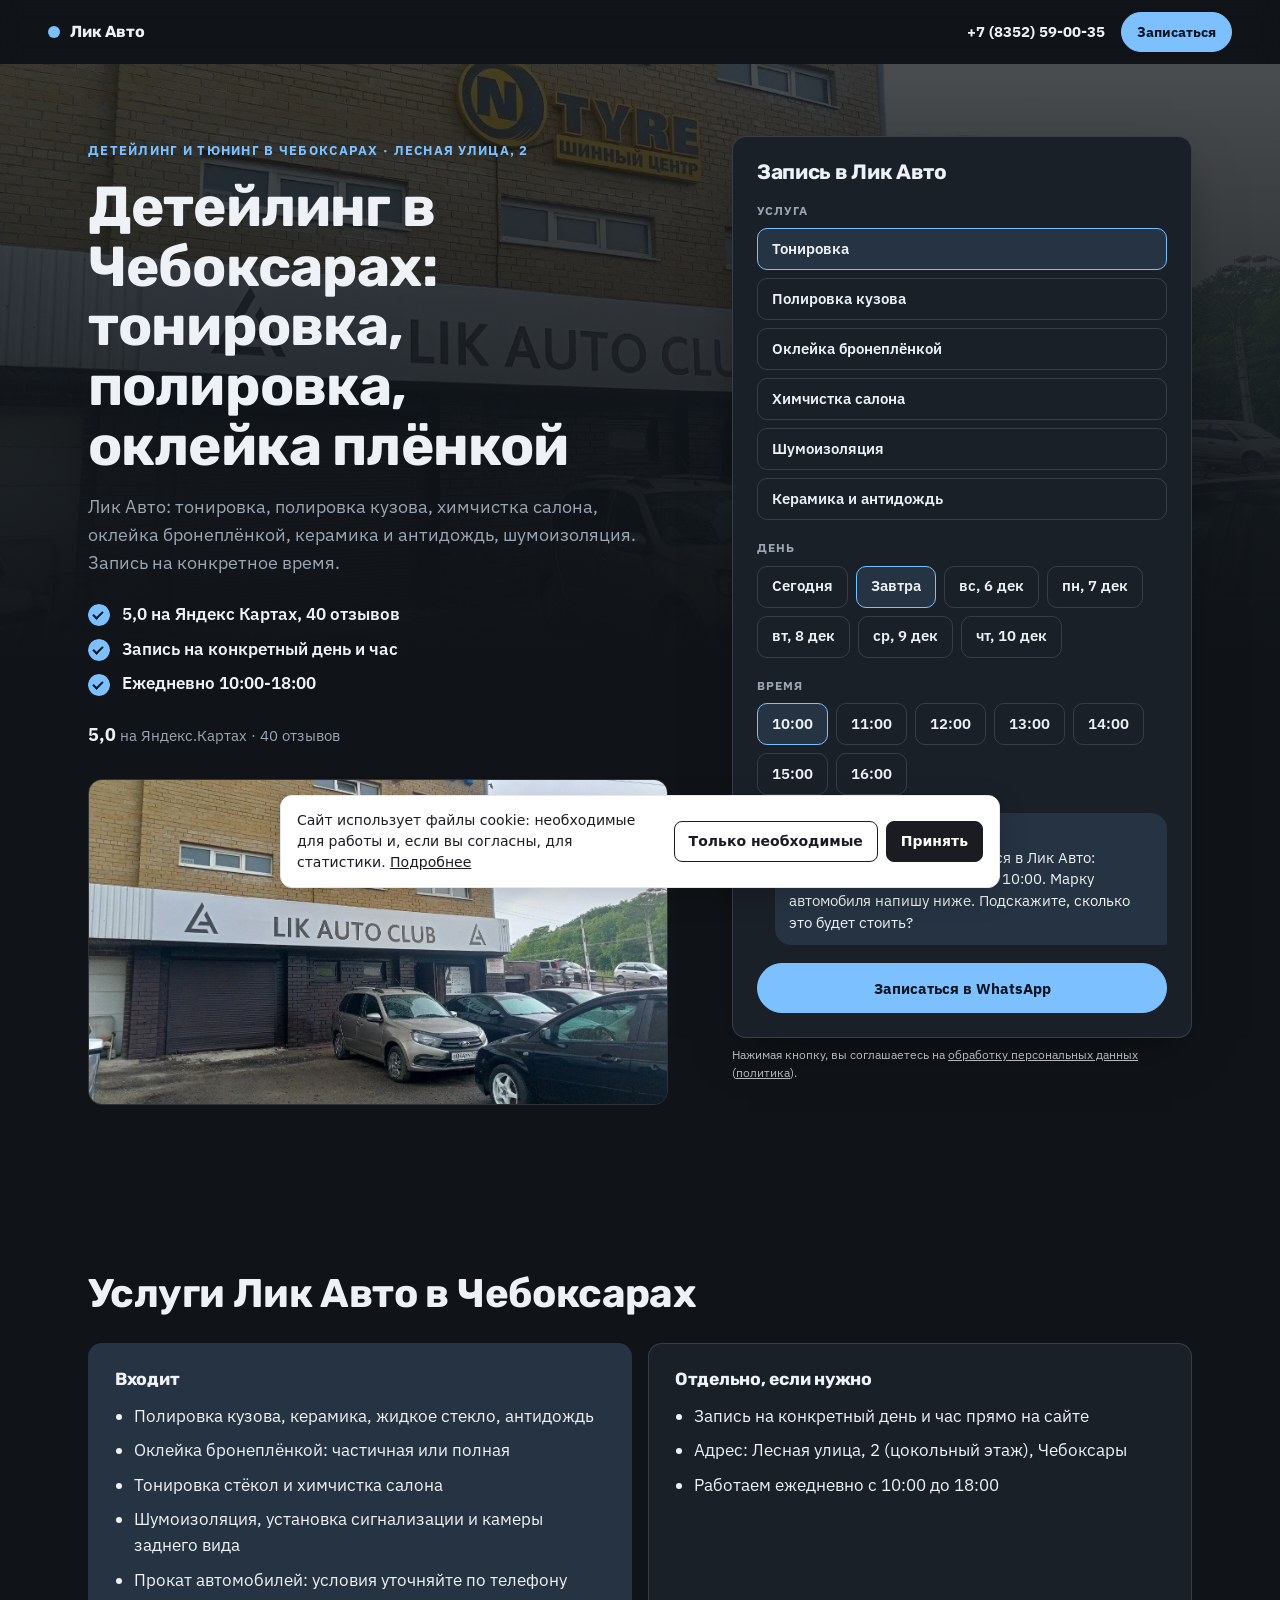
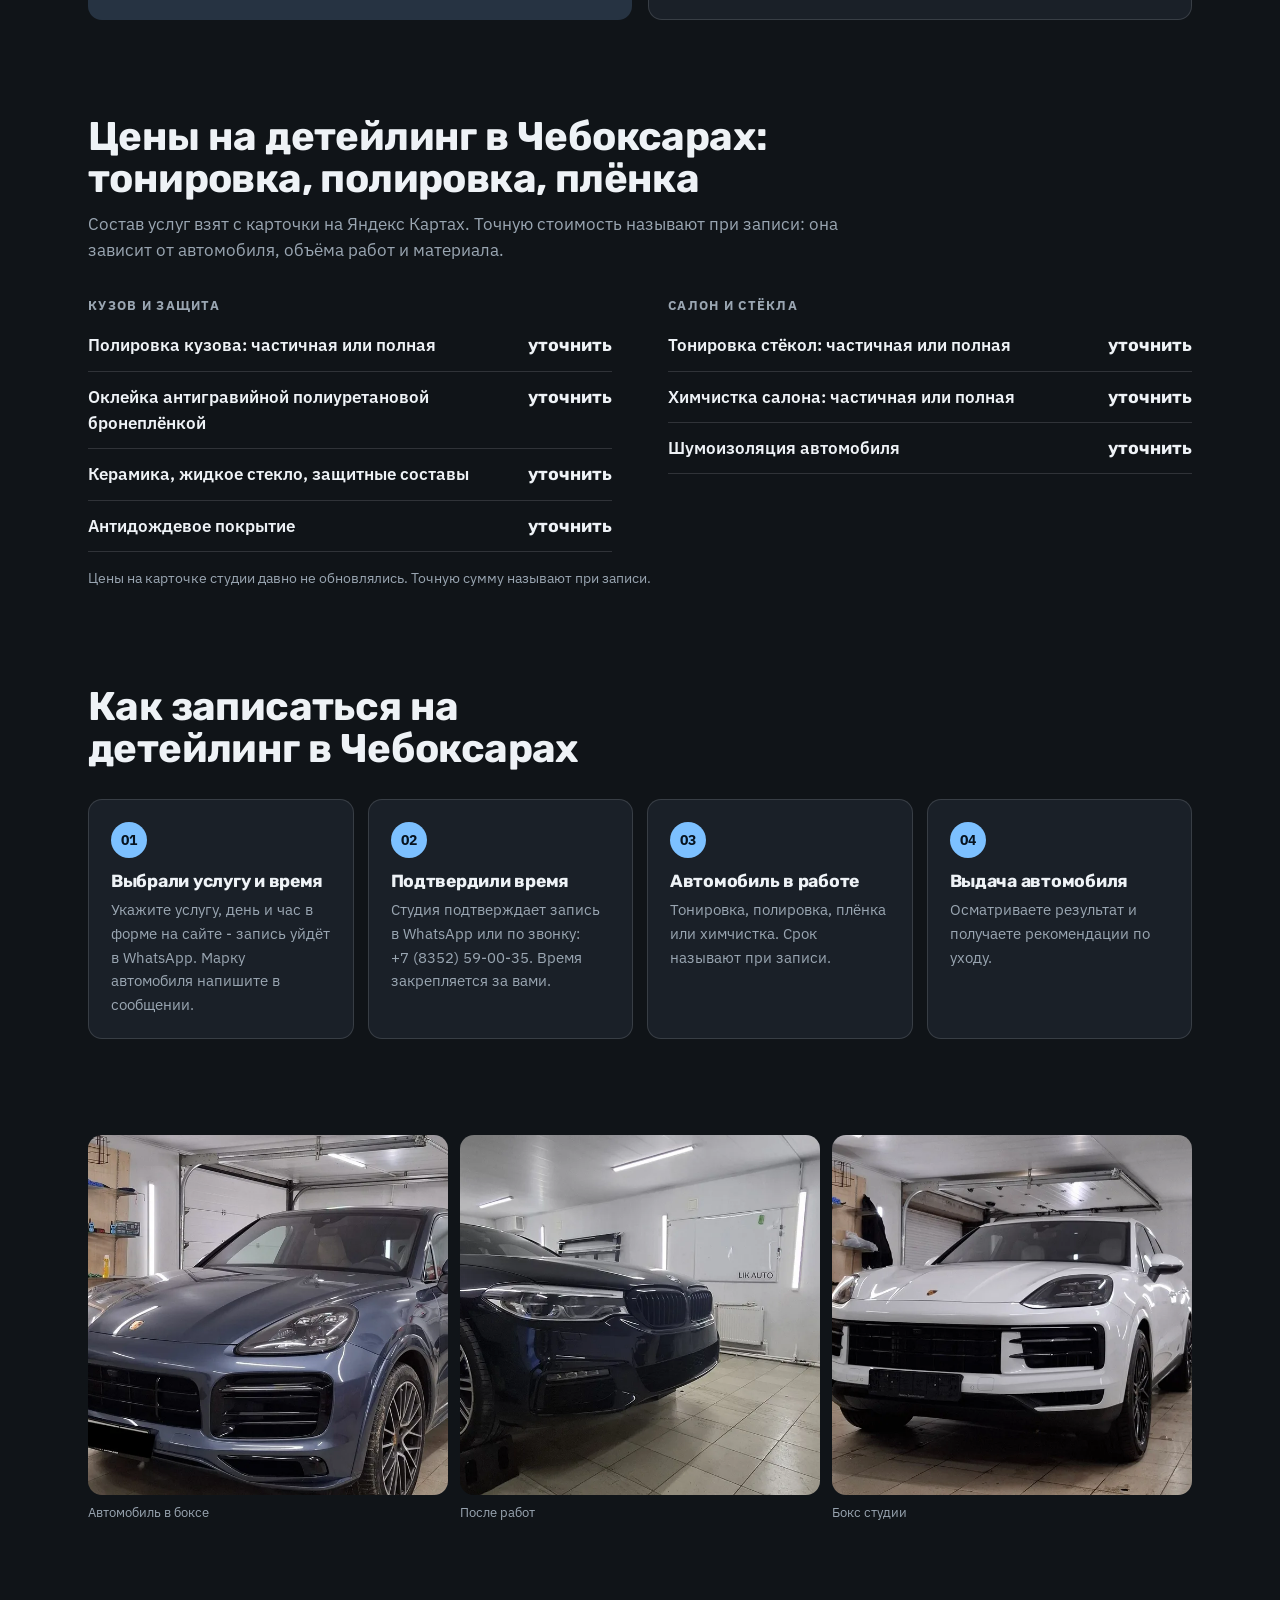
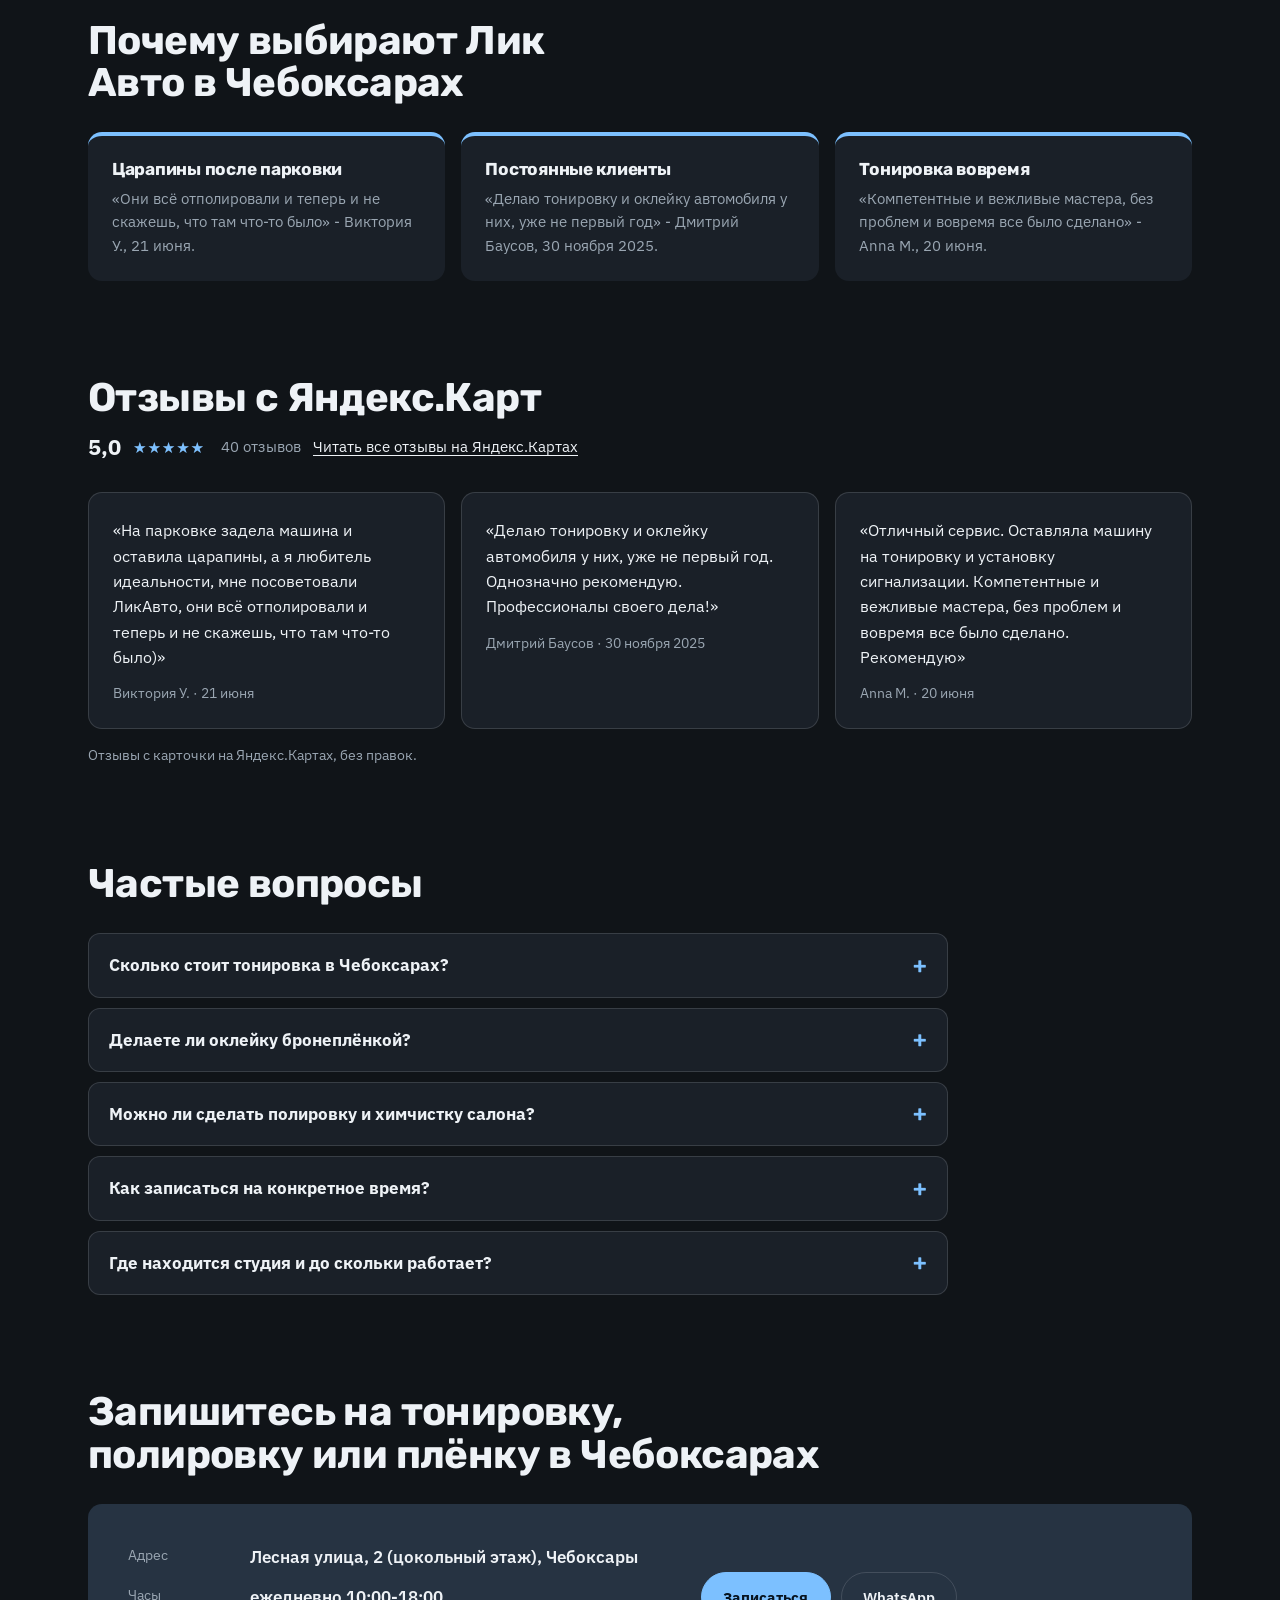
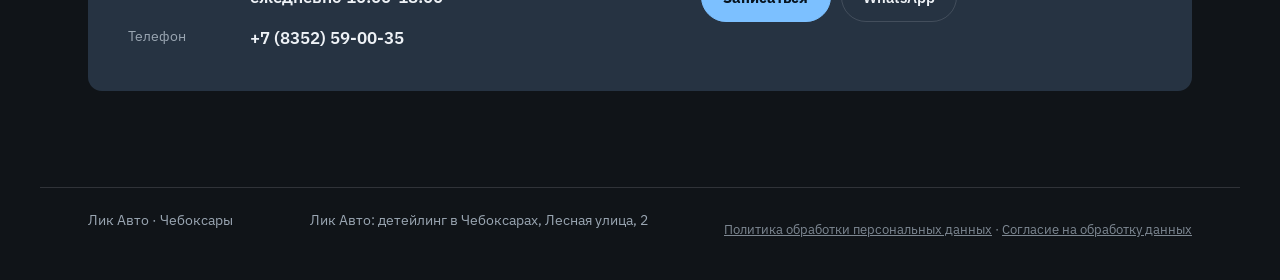
<file: index.html>
<!doctype html>
<html lang="ru">
<head>
<meta charset="utf-8">
<meta name="robots" content="noindex, nofollow" data-publish>
<meta name="viewport" content="width=device-width, initial-scale=1, viewport-fit=cover">
<title>Детейлинг в Чебоксарах: тонировка, полировка, плёнка - Лик Авто</title>
<link rel="canonical" href="https://ajax55sv-cell.github.io/lik-avto-cheboksary/">
<meta name="description" content="Лик Авто в Чебоксарах, Лесная улица, 2: тонировка, полировка кузова, химчистка салона, оклейка бронеплёнкой, шумоизоляция. Запись на время. 5,0 на Яндекс Картах, 40 отзывов.">
<meta property="og:type" content="website">
<meta property="og:title" content="Детейлинг в Чебоксарах: тонировка, полировка, плёнка - Лик Авто">
<meta property="og:description" content="Лик Авто в Чебоксарах, Лесная улица, 2: тонировка, полировка кузова, химчистка салона, оклейка бронеплёнкой, шумоизоляция. Запись на время. 5,0 на Яндекс Картах, 40 отзывов.">
<meta property="og:image" content="https://ajax55sv-cell.github.io/lik-avto-cheboksary/assets/og.jpg">
<link rel="preload" as="image" href="assets/hero.webp" fetchpriority="high">
<link rel="icon" href="data:image/svg+xml,%3Csvg xmlns=%27http://www.w3.org/2000/svg%27 viewBox=%270 0 32 32%27%3E%3Crect x=%276%27 y=%276%27 width=%2720%27 height=%2720%27 rx=%275%27 fill=%27%237cc0ff%27/%3E%3C/svg%3E">
<link rel="preconnect" href="https://fonts.googleapis.com">
<link rel="preconnect" href="https://fonts.gstatic.com" crossorigin>
<link href="https://fonts.googleapis.com/css2?family=Rubik:wght@600;700&family=IBM+Plex+Sans:wght@400;500;600&display=swap" rel="stylesheet">
<style>
:root { --c-canvas: #101418; --c-surface: #1a2028; --c-ink: #eef2f6; --c-ink-soft: #9aa6b2; --c-accent: #7cc0ff; --c-accent-ink: #07131f; --c-accent-deep: #7cc0ff; --f-display: "Rubik", "Arial", system-ui, sans-serif; --f-text: "IBM Plex Sans", "Segoe UI", system-ui, sans-serif; --h1k: 1; }
</style>
<link rel="stylesheet" href="style-prod.css">
<style>
/* legal-add */
.legal-links{margin-top:10px;font-size:13px;opacity:.8;hyphens:none}
.legal-links a{color:inherit}
.ckn{margin:8px 0 0;font-size:12px;line-height:1.45;opacity:.75;hyphens:none}
.ckn a{color:inherit;text-decoration:underline}
.ckb{position:fixed;left:12px;right:12px;bottom:12px;z-index:9999;max-width:720px;margin:0 auto;padding:14px 16px;background:#fff;color:#1b1c22;border:1px solid #e7e8ee;border-radius:12px;box-shadow:0 8px 28px rgba(0,0,0,.18);font:400 14px/1.5 system-ui,-apple-system,"Segoe UI",Arial,sans-serif;hyphens:none;display:flex;gap:12px;align-items:center;flex-wrap:wrap}
.ckb p{margin:0;flex:1 1 280px}
.ckb a{color:inherit;text-decoration:underline}
.ckb__b{display:flex;gap:8px;flex-wrap:wrap}
.ckb button{font:inherit;font-weight:600;padding:9px 14px;border-radius:8px;border:1px solid #1b1c22;background:#fff;color:#1b1c22;cursor:pointer}
.ckb button[data-v="all"]{background:#1b1c22;color:#fff}
</style>
</head>
<body class="s-prod" id="top" data-wa="79876608858" data-tg="" data-max="">
<header class="s-bar" data-s-bar>
  <a class="s-bar__brand" href="#top"><i aria-hidden="true"></i>Лик Авто</a>
  <div class="s-bar__right">
    <a class="s-bar__tel" href="tel:+78352590035">+7 (8352) 59-00-35</a>
    <a class="s-btn s-btn--sm" href="#widget">Записаться</a>
  </div>
</header>
<main>
  <section class="s-hero">
    <div class="s-hero__text">
      <p class="s-eyebrow">Детейлинг и тюнинг в Чебоксарах · Лесная улица, 2</p>
      <h1>Детейлинг в Чебоксарах: тонировка, полировка, оклейка плёнкой</h1>
      <p class="s-lead">Лик Авто: тонировка, полировка кузова, химчистка салона, оклейка бронеплёнкой, керамика и антидождь, шумоизоляция. Запись на конкретное время.</p>
      <ul class="s-ticks"><li>5,0 на Яндекс Картах, 40 отзывов</li><li>Запись на конкретный день и час</li><li>Ежедневно 10:00-18:00</li></ul>
      <p class="s-rating"><b>5,0</b> на Яндекс.Картах · 40 отзывов</p>
      <figure class="s-hero__photo"><img class="" src="assets/hero.webp" alt="Вход в студию Лик Авто на Лесной улице в Чебоксарах" loading="lazy" decoding="async" style="object-position:50% 50%"></figure>
    </div>
    <div class="s-hero__widget" id="widget"><form class="s-widget" data-s-booking data-days="7" data-closed="" data-slots="10:00,11:00,12:00,13:00,14:00,15:00,16:00" data-message="Здравствуйте! Хочу записаться в Лик Авто: {услуга}, {день} в {время}. Марку автомобиля напишу ниже. Подскажите, сколько это будет стоить?" onsubmit="return false">
      <h2 class="s-widget__title">Запись в Лик Авто</h2>
      <fieldset><legend>Услуга</legend>
        <div class="s-chips s-chips--col"><label class="s-chip s-chip--row"><input type="radio" name="svc" value="0" data-name="Тонировка" data-price="" data-from="" data-min="" checked><span>Тонировка</span><b></b></label><label class="s-chip s-chip--row"><input type="radio" name="svc" value="1" data-name="Полировка кузова" data-price="" data-from="" data-min=""><span>Полировка кузова</span><b></b></label><label class="s-chip s-chip--row"><input type="radio" name="svc" value="2" data-name="Оклейка бронеплёнкой" data-price="" data-from="" data-min=""><span>Оклейка бронеплёнкой</span><b></b></label><label class="s-chip s-chip--row"><input type="radio" name="svc" value="3" data-name="Химчистка салона" data-price="" data-from="" data-min=""><span>Химчистка салона</span><b></b></label><label class="s-chip s-chip--row"><input type="radio" name="svc" value="4" data-name="Шумоизоляция" data-price="" data-from="" data-min=""><span>Шумоизоляция</span><b></b></label><label class="s-chip s-chip--row"><input type="radio" name="svc" value="5" data-name="Керамика и антидождь" data-price="" data-from="" data-min=""><span>Керамика и антидождь</span><b></b></label></div>
      </fieldset>
      <fieldset><legend>День</legend><div class="s-chips" data-s-days></div></fieldset>
      <fieldset><legend>Время</legend><div class="s-chips" data-s-times></div></fieldset>
      <div class="s-bubble" aria-live="polite"><span class="s-bubble__label">Ваше сообщение</span><p data-s-bubble></p></div>
      <div class="s-send">
        <a class="s-btn s-btn--wide" data-s-msg="whatsapp" href="https://wa.me/79876608858" target="_blank" rel="noopener">Записаться в WhatsApp</a>
        
      </div>
      <p class="s-send__note" data-s-copied hidden>Текст скопирован - вставьте его в чат.</p>
      
    </form><p class="ckn">Нажимая кнопку, вы соглашаетесь на <a href="soglasie.html">обработку персональных данных</a> (<a href="politika.html">политика</a>).</p></div>
    <figure class="s-hero__bg" aria-hidden="true"><img class="" src="assets/hero.webp" alt="Вход в студию Лик Авто на Лесной улице в Чебоксарах" decoding="async" style="object-position:50% 50%" fetchpriority="high"></figure>
  </section>

  <section class="s-section s-reveal">
    <header class="s-section__head"><h2>Услуги Лик Авто в Чебоксарах</h2></header>
    <div class="s-incl">
      <div><h3>Входит</h3><ul><li>Полировка кузова, керамика, жидкое стекло, антидождь</li><li>Оклейка бронеплёнкой: частичная или полная</li><li>Тонировка стёкол и химчистка салона</li><li>Шумоизоляция, установка сигнализации и камеры заднего вида</li><li>Прокат автомобилей: условия уточняйте по телефону</li></ul></div>
      <div><h3>Отдельно, если нужно</h3><ul><li>Запись на конкретный день и час прямо на сайте</li><li>Адрес: Лесная улица, 2 (цокольный этаж), Чебоксары</li><li>Работаем ежедневно с 10:00 до 18:00</li></ul></div>
    </div>
  </section>

  <section class="s-section s-reveal" id="prices">
    <header class="s-section__head"><h2>Цены на детейлинг в Чебоксарах: тонировка, полировка, плёнка</h2><p>Состав услуг взят с карточки на Яндекс Картах. Точную стоимость называют при записи: она зависит от автомобиля, объёма работ и материала.</p></header>
    <div class="s-board"><div class="s-board__group">
      <h3 class="s-board__title">Кузов и защита</h3>
      <ul class="s-board__list">
        <li class="s-board__row"><span class="s-board__name">Полировка кузова: частичная или полная</span><span class="s-board__dots" aria-hidden="true"></span><span class="s-board__price">уточнить</span></li>
        <li class="s-board__row"><span class="s-board__name">Оклейка антигравийной полиуретановой бронеплёнкой</span><span class="s-board__dots" aria-hidden="true"></span><span class="s-board__price">уточнить</span></li>
        <li class="s-board__row"><span class="s-board__name">Керамика, жидкое стекло, защитные составы</span><span class="s-board__dots" aria-hidden="true"></span><span class="s-board__price">уточнить</span></li>
        <li class="s-board__row"><span class="s-board__name">Антидождевое покрытие</span><span class="s-board__dots" aria-hidden="true"></span><span class="s-board__price">уточнить</span></li>
      </ul>
    </div>
<div class="s-board__group">
      <h3 class="s-board__title">Салон и стёкла</h3>
      <ul class="s-board__list">
        <li class="s-board__row"><span class="s-board__name">Тонировка стёкол: частичная или полная</span><span class="s-board__dots" aria-hidden="true"></span><span class="s-board__price">уточнить</span></li>
        <li class="s-board__row"><span class="s-board__name">Химчистка салона: частичная или полная</span><span class="s-board__dots" aria-hidden="true"></span><span class="s-board__price">уточнить</span></li>
        <li class="s-board__row"><span class="s-board__name">Шумоизоляция автомобиля</span><span class="s-board__dots" aria-hidden="true"></span><span class="s-board__price">уточнить</span></li>
      </ul>
    </div></div>
    <p class="s-note">Цены на карточке студии давно не обновлялись. Точную сумму называют при записи.</p>
  </section>

  <section class="s-section s-reveal">
    <header class="s-section__head"><h2>Как записаться на детейлинг в Чебоксарах</h2></header>
    <ol class="s-steps">
      <li class="s-steps__item"><span class="s-steps__n">01</span><h3>Выбрали услугу и время</h3><p>Укажите услугу, день и час в форме на сайте - запись уйдёт в WhatsApp. Марку автомобиля напишите в сообщении.</p></li>
      <li class="s-steps__item"><span class="s-steps__n">02</span><h3>Подтвердили время</h3><p>Студия подтверждает запись в WhatsApp или по звонку: +7 (8352) 59-00-35. Время закрепляется за вами.</p></li>
      <li class="s-steps__item"><span class="s-steps__n">03</span><h3>Автомобиль в работе</h3><p>Тонировка, полировка, плёнка или химчистка. Срок называют при записи.</p></li>
      <li class="s-steps__item"><span class="s-steps__n">04</span><h3>Выдача автомобиля</h3><p>Осматриваете результат и получаете рекомендации по уходу.</p></li>
    </ol>
  </section>

  <section class="s-photos s-reveal" aria-label="Фото"><figure><img class="" src="assets/porsche.webp" alt="Серый Porsche Cayenne в боксе студии Лик Авто" loading="lazy" decoding="async"><figcaption>Автомобиль в боксе</figcaption></figure><figure><img class="" src="assets/bmw.webp" alt="Тёмный BMW в боксе студии Лик Авто в Чебоксарах" loading="lazy" decoding="async"><figcaption>После работ</figcaption></figure><figure><img class="" src="assets/beliy.webp" alt="Белый Porsche в боксе студии Лик Авто" loading="lazy" decoding="async"><figcaption>Бокс студии</figcaption></figure></section>

  <section class="s-section s-reveal">
    <header class="s-section__head"><h2>Почему выбирают Лик Авто в Чебоксарах</h2></header>
    <ul class="s-promises">
      <li><h3>Царапины после парковки</h3><p>«Они всё отполировали и теперь и не скажешь, что там <span class="nw">что-то</span> было» - Виктория У., 21 июня.</p></li>
      <li><h3>Постоянные клиенты</h3><p>«Делаю тонировку и оклейку автомобиля у них, уже не первый год» - Дмитрий Баусов, 30 ноября 2025.</p></li>
      <li><h3>Тонировка вовремя</h3><p>«Компетентные и вежливые мастера, без проблем и вовремя все было сделано» - Anna M., 20 июня.</p></li>
    </ul>
  </section>

  <section class="s-section s-reveal">
    <header class="s-section__head s-section__head--reviews"><h2>Отзывы с Яндекс.Карт</h2><p class="s-reviews__rating"><span class="s-reviews__num">5,0</span><span class="s-reviews__stars" style="--r: 5" aria-label="рейтинг 5,0 из 5"></span><span class="s-reviews__count">40 отзывов</span><a class="s-reviews__all" href="https://yandex.ru/maps/org/lik_avto/63055660643/" target="_blank" rel="noopener">Читать все отзывы на Яндекс.Картах</a></p></header>
    <ul class="s-reviews">
      <li><blockquote>«На парковке задела машина и оставила царапины, а я любитель идеальности, мне посоветовали ЛикАвто, они всё отполировали и теперь и не скажешь, что там <span class="nw">что-то</span> было)»</blockquote><p class="s-reviews__who">Виктория У. · 21 июня</p></li>
      <li><blockquote>«Делаю тонировку и оклейку автомобиля у них, уже не первый год. Однозначно рекомендую. Профессионалы своего дела!»</blockquote><p class="s-reviews__who">Дмитрий Баусов · 30 ноября 2025</p></li>
      <li><blockquote>«Отличный сервис. Оставляла машину на тонировку и установку сигнализации. Компетентные и вежливые мастера, без проблем и вовремя все было сделано. Рекомендую»</blockquote><p class="s-reviews__who">Anna M. · 20 июня</p></li>
    </ul>
    <p class="s-note">Отзывы с карточки на Яндекс.Картах, без правок.</p>
  </section>

  <section class="s-section s-reveal">
    <header class="s-section__head"><h2>Частые вопросы</h2></header>
    <div class="s-faq"><details><summary>Сколько стоит тонировка в Чебоксарах?</summary><p>Цена зависит от объёма работ, плёнки и светопропускаемости. На карточке студии она указана «от», точную сумму называют при записи.</p></details><details><summary>Делаете ли оклейку бронеплёнкой?</summary><p>Да, студия оклеивает автомобили антигравийной полиуретановой бронеплёнкой: частично или полностью.</p></details><details><summary>Можно ли сделать полировку и химчистку салона?</summary><p>Да, полировка кузова и химчистка салона, частичная или полная, есть в услугах студии.</p></details><details><summary>Как записаться на конкретное время?</summary><p>Выберите услугу, день и час в форме на сайте - запись откроется в WhatsApp. Можно позвонить: +7 (8352) 59-00-35.</p></details><details><summary>Где находится студия и до скольки работает?</summary><p>Адрес: Лесная улица, 2 (цокольный этаж), Чебоксары. Работаем ежедневно с 10:00 до 18:00.</p></details></div>
  </section>

  <section class="s-section s-final s-reveal" id="contacts">
    <header class="s-section__head"><h2>Запишитесь на тонировку, полировку или плёнку в Чебоксарах</h2></header>
    <div class="s-contacts">
      <dl>
        <div><dt>Адрес</dt><dd>Лесная улица, 2 (цокольный этаж), Чебоксары</dd></div>
        <div><dt>Часы</dt><dd>ежедневно 10:00-18:00</dd></div>
        <div><dt>Телефон</dt><dd><a href="tel:+78352590035">+7 (8352) 59-00-35</a></dd></div>
      </dl>
      <div class="s-contacts__actions">
        <a class="s-btn" href="#widget">Записаться</a>
        <a class="s-btn s-btn--ghost" data-s-msg="whatsapp" href="https://wa.me/79876608858" target="_blank" rel="noopener">WhatsApp</a>
        
      </div>
    </div>
  </section>
</main>
<footer class="s-foot"><p>Лик Авто · Чебоксары</p><p>Лик Авто: детейлинг в Чебоксарах, Лесная улица, 2</p><p class="legal-links"><a href="politika.html">Политика обработки персональных данных</a> · <a href="soglasie.html">Согласие на обработку данных</a></p></footer>
<nav class="s-dock" aria-label="Быстрая связь"><a class="s-btn" href="#widget">Записаться</a><a class="s-btn s-btn--ghost" href="tel:+78352590035">Позвонить</a></nav>
<script src="style.js" defer></script>
<script>
(function(){var K='cookie-choice';try{if(localStorage.getItem(K))return}catch(e){}
var b=document.createElement('div');b.className='ckb';b.setAttribute('role','dialog');b.setAttribute('aria-label','Файлы cookie');
b.innerHTML='<p>Сайт использует файлы cookie: необходимые для работы и, если вы согласны, для статистики. <a href="politika.html">Подробнее</a></p><div class="ckb__b"><button type="button" data-v="necessary">Только необходимые</button><button type="button" data-v="all">Принять</button></div>';
b.addEventListener('click',function(e){var v=e.target.getAttribute&&e.target.getAttribute('data-v');if(!v)return;try{localStorage.setItem(K,v)}catch(x){}try{document.dispatchEvent(new CustomEvent('cookie-choice',{detail:v}))}catch(x){}b.remove()});
document.body.appendChild(b)})();
</script>
<!-- legal-add -->
</body>
</html>
</file>
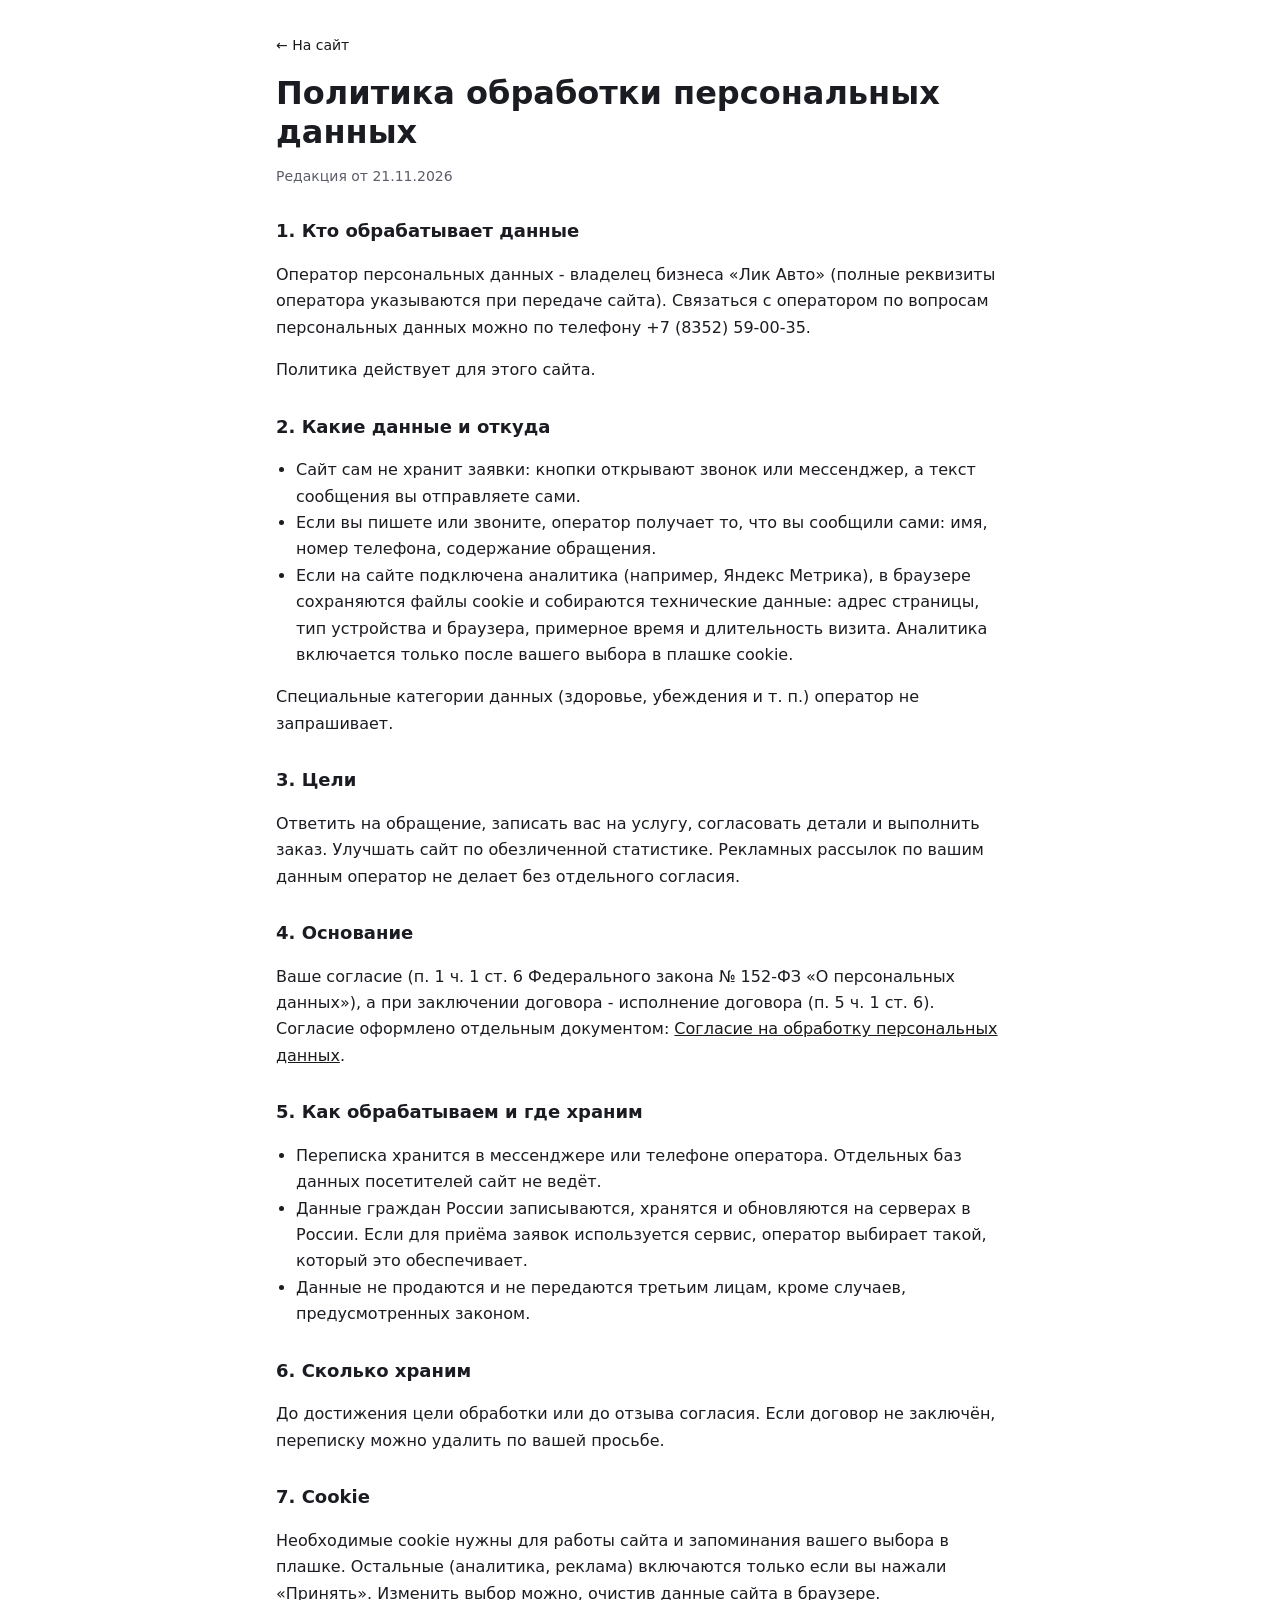
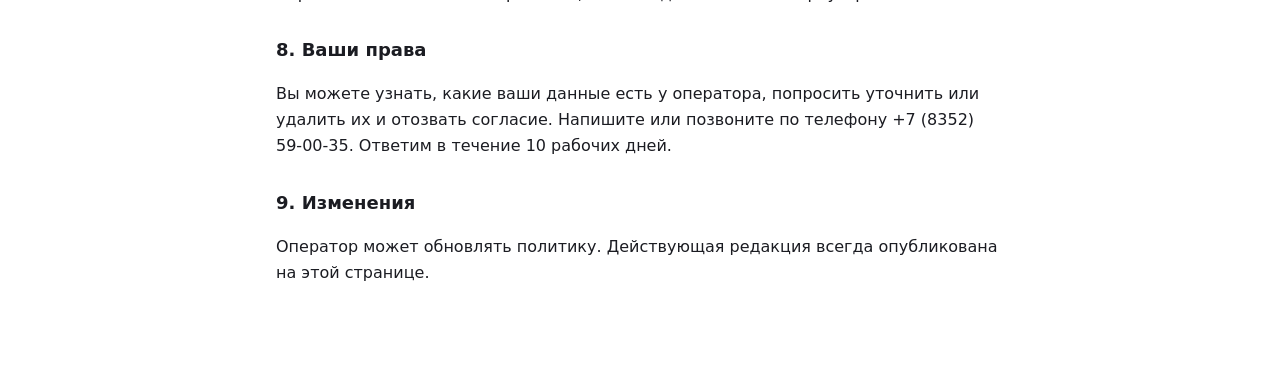
<file: politika.html>
<!doctype html>
<html lang="ru">
<head>
<meta charset="utf-8">
<meta name="viewport" content="width=device-width, initial-scale=1">
<title>Политика обработки персональных данных - Лик Авто</title>
<style>:root{--accent:#1a1a1a;--ink:#1b1c22;--ink-2:#5b5d68;--line:#e7e8ee}
*{box-sizing:border-box}
html,body,h1,h2,p,li{hyphens:none;-webkit-hyphens:none}
body{margin:0;background:#fff;color:var(--ink);font:400 16px/1.65 system-ui,-apple-system,"Segoe UI",Arial,sans-serif}
main{max-width:760px;margin:0 auto;padding:32px 16px 64px}
a{color:var(--accent)}
h1{font-size:clamp(24px,4vw,32px);line-height:1.2;margin:16px 0 6px}
h2{font-size:18px;margin:28px 0 8px}
.muted{color:var(--ink-2);font-size:14px}
.back{font-size:14px;text-decoration:none}
ul{padding-left:20px}</style>
</head>
<body>
<main>
<a class="back" href="./">← На сайт</a>
<h1>Политика обработки персональных данных</h1>
<p class="muted">Редакция от 21.11.2026</p>

<h2>1. Кто обрабатывает данные</h2>
<p>Оператор персональных данных - владелец бизнеса «Лик Авто» (полные реквизиты оператора указываются при передаче сайта). Связаться с оператором по вопросам персональных данных можно по телефону +7 (8352) 59-00-35.</p>
<p>Политика действует для этого сайта.</p>

<h2>2. Какие данные и откуда</h2>
<ul>
<li>Сайт сам не хранит заявки: кнопки открывают звонок или мессенджер, а текст сообщения вы отправляете сами.</li>
<li>Если вы пишете или звоните, оператор получает то, что вы сообщили сами: имя, номер телефона, содержание обращения.</li>
<li>Если на сайте подключена аналитика (например, Яндекс Метрика), в браузере сохраняются файлы cookie и собираются технические данные: адрес страницы, тип устройства и браузера, примерное время и длительность визита. Аналитика включается только после вашего выбора в плашке cookie.</li>
</ul>
<p>Специальные категории данных (здоровье, убеждения и т. п.) оператор не запрашивает.</p>

<h2>3. Цели</h2>
<p>Ответить на обращение, записать вас на услугу, согласовать детали и выполнить заказ. Улучшать сайт по обезличенной статистике. Рекламных рассылок по вашим данным оператор не делает без отдельного согласия.</p>

<h2>4. Основание</h2>
<p>Ваше согласие (п. 1 ч. 1 ст. 6 Федерального закона № 152-ФЗ «О персональных данных»), а при заключении договора - исполнение договора (п. 5 ч. 1 ст. 6). Согласие оформлено отдельным документом: <a href="soglasie.html">Согласие на обработку персональных данных</a>.</p>

<h2>5. Как обрабатываем и где храним</h2>
<ul>
<li>Переписка хранится в мессенджере или телефоне оператора. Отдельных баз данных посетителей сайт не ведёт.</li>
<li>Данные граждан России записываются, хранятся и обновляются на серверах в России. Если для приёма заявок используется сервис, оператор выбирает такой, который это обеспечивает.</li>
<li>Данные не продаются и не передаются третьим лицам, кроме случаев, предусмотренных законом.</li>
</ul>

<h2>6. Сколько храним</h2>
<p>До достижения цели обработки или до отзыва согласия. Если договор не заключён, переписку можно удалить по вашей просьбе.</p>

<h2>7. Cookie</h2>
<p>Необходимые cookie нужны для работы сайта и запоминания вашего выбора в плашке. Остальные (аналитика, реклама) включаются только если вы нажали «Принять». Изменить выбор можно, очистив данные сайта в браузере.</p>

<h2>8. Ваши права</h2>
<p>Вы можете узнать, какие ваши данные есть у оператора, попросить уточнить или удалить их и отозвать согласие. Напишите или позвоните по телефону +7 (8352) 59-00-35. Ответим в течение 10 рабочих дней.</p>

<h2>9. Изменения</h2>
<p>Оператор может обновлять политику. Действующая редакция всегда опубликована на этой странице.</p>

</main>
</body>
</html>
</file>
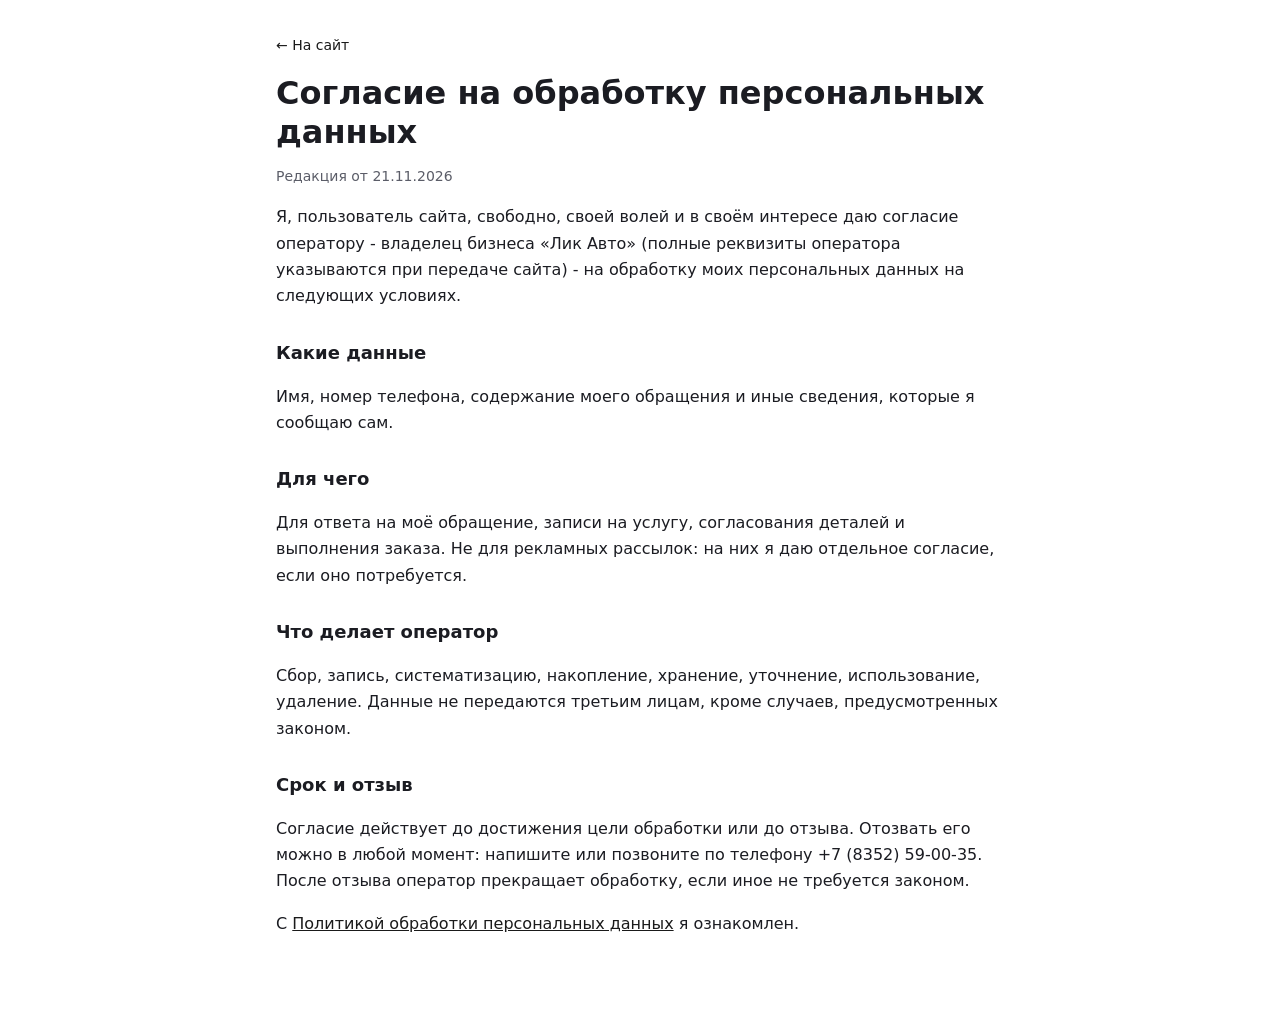
<file: soglasie.html>
<!doctype html>
<html lang="ru">
<head>
<meta charset="utf-8">
<meta name="viewport" content="width=device-width, initial-scale=1">
<title>Согласие на обработку персональных данных - Лик Авто</title>
<style>:root{--accent:#1a1a1a;--ink:#1b1c22;--ink-2:#5b5d68;--line:#e7e8ee}
*{box-sizing:border-box}
html,body,h1,h2,p,li{hyphens:none;-webkit-hyphens:none}
body{margin:0;background:#fff;color:var(--ink);font:400 16px/1.65 system-ui,-apple-system,"Segoe UI",Arial,sans-serif}
main{max-width:760px;margin:0 auto;padding:32px 16px 64px}
a{color:var(--accent)}
h1{font-size:clamp(24px,4vw,32px);line-height:1.2;margin:16px 0 6px}
h2{font-size:18px;margin:28px 0 8px}
.muted{color:var(--ink-2);font-size:14px}
.back{font-size:14px;text-decoration:none}
ul{padding-left:20px}</style>
</head>
<body>
<main>
<a class="back" href="./">← На сайт</a>
<h1>Согласие на обработку персональных данных</h1>
<p class="muted">Редакция от 21.11.2026</p>

<p>Я, пользователь сайта, свободно, своей волей и в своём интересе даю согласие оператору - владелец бизнеса «Лик Авто» (полные реквизиты оператора указываются при передаче сайта) - на обработку моих персональных данных на следующих условиях.</p>

<h2>Какие данные</h2>
<p>Имя, номер телефона, содержание моего обращения и иные сведения, которые я сообщаю сам.</p>

<h2>Для чего</h2>
<p>Для ответа на моё обращение, записи на услугу, согласования деталей и выполнения заказа. Не для рекламных рассылок: на них я даю отдельное согласие, если оно потребуется.</p>

<h2>Что делает оператор</h2>
<p>Сбор, запись, систематизацию, накопление, хранение, уточнение, использование, удаление. Данные не передаются третьим лицам, кроме случаев, предусмотренных законом.</p>

<h2>Срок и отзыв</h2>
<p>Согласие действует до достижения цели обработки или до отзыва. Отозвать его можно в любой момент: напишите или позвоните по телефону +7 (8352) 59-00-35. После отзыва оператор прекращает обработку, если иное не требуется законом.</p>

<p>С <a href="politika.html">Политикой обработки персональных данных</a> я ознакомлен.</p>

</main>
</body>
</html>
</file>
<file: style-prod.css>
/* Стиль «Продающий»: лендинг под заявки. Главная деталь – калькулятор или онлайн-запись на первом экране
   и живое «сообщение-превью», которое уходит владельцу в мессенджер. Цвета и шрифты – из палитры ниши. */
*, *::before, *::after { box-sizing: border-box; }
:root {
  --hair: color-mix(in srgb, var(--c-ink) 14%, transparent);
  --tint: color-mix(in srgb, var(--c-accent) 12%, var(--c-surface));
  --wrap: 1200px; --gut: clamp(16px, 4vw, 48px);
  --r: 14px;
  --shadow: 0 18px 50px -18px color-mix(in srgb, #000 55%, transparent);
}
html { scroll-behavior: smooth; -webkit-text-size-adjust: 100%; overflow-x: clip; }
body { margin: 0; background: var(--c-canvas); color: var(--c-ink); font: 400 17px/1.55 var(--f-text); -webkit-font-smoothing: antialiased; }
img { display: block; max-width: 100%; }
a { color: inherit; }
h1, h2, h3 { font-family: var(--f-display); font-weight: 700; line-height: 1.06; margin: 0; letter-spacing: -.015em; text-wrap: balance; }
p { margin: 0; }
fieldset { border: 0; margin: 0; padding: 0; min-width: 0; }
:focus-visible { outline: 2px solid var(--c-accent); outline-offset: 3px; border-radius: 4px; }

.s-btn { display: inline-flex; align-items: center; justify-content: center; min-height: 50px; padding: 0 1.4em; border-radius: 999px;
  background: var(--c-accent); color: var(--c-accent-ink); font: 700 .95rem/1.1 var(--f-text); text-decoration: none; border: 1px solid var(--c-accent);
  text-align: center; transition: filter .2s ease, transform .2s ease; cursor: pointer; }
.s-btn:hover { filter: brightness(1.07); }
.s-btn:active { transform: translateY(1px); }
.s-btn--sm { min-height: 40px; padding: 0 1.1em; font-size: .85rem; }
.s-btn--ghost { background: transparent; color: var(--c-ink); border-color: var(--hair); font-weight: 600; }
.s-btn--wide { flex: 1; }

/* шапка */
.s-bar { position: sticky; top: 0; z-index: 30; display: flex; align-items: center; justify-content: space-between; gap: 16px;
  padding: 10px var(--gut); background: color-mix(in srgb, var(--c-canvas) 88%, transparent); -webkit-backdrop-filter: blur(10px); backdrop-filter: blur(10px); }
.s-bar.is-scrolled { box-shadow: 0 1px 0 var(--hair); }
.s-bar__brand { font: 700 1rem/1 var(--f-display); text-decoration: none; display: inline-flex; align-items: center; gap: .6em; min-height: 44px; white-space: nowrap; min-width: 0; }
.s-bar__brand i { width: .75em; height: .75em; border-radius: 50%; background: var(--c-accent); }
.s-bar__right { display: flex; align-items: center; gap: 16px; }
.s-bar__tel { text-decoration: none; font-weight: 700; font-size: .95rem; font-variant-numeric: tabular-nums; }

main { max-width: var(--wrap); margin: 0 auto; padding: 0 var(--gut); }

/* первый экран: текст слева, виджет справа, фото ниши – приглушённым фоном */
.s-hero { position: relative; display: grid; grid-template-columns: minmax(0, 1fr) minmax(0, 460px); gap: clamp(28px, 5vw, 64px); align-items: start;
  padding: clamp(32px, 6vw, 72px) 0 clamp(40px, 6vw, 72px); isolation: isolate; }
.s-hero__bg { position: absolute; z-index: -1; margin: 0; top: 0; left: calc(50% - 50vw); width: 100vw; height: min(78%, 620px); overflow: hidden; }
.s-hero__bg img { width: 100%; height: 100%; object-fit: cover; opacity: .3; filter: saturate(.85); }
.s-hero__bg::after { content: ""; position: absolute; inset: 0; background: linear-gradient(180deg, color-mix(in srgb, var(--c-canvas) 40%, transparent), var(--c-canvas) 96%); }
/* фото бизнеса крупно в левой колонке: владелец узнаёт своё место с первого экрана */
.s-hero__photo { margin: 30px 0 0; }
.s-hero__photo img { width: 100%; aspect-ratio: 16 / 9; object-fit: cover; border-radius: var(--r); border: 1px solid var(--hair); }
.s-hero__photo figcaption { margin-top: 8px; font-size: .84rem; color: var(--c-ink-soft); }
.s-eyebrow { display: inline-block; font-size: .8rem; font-weight: 700; letter-spacing: .1em; text-transform: uppercase; color: var(--c-accent-deep, var(--c-accent)); margin-bottom: 16px; }
.s-hero h1 { font-size: calc(clamp(2.1rem, 4.4vw, 3.7rem) * var(--h1k, 1)); overflow-wrap: normal; hyphens: none; }
.s-lead { margin-top: 18px; font-size: 1.12rem; color: var(--c-ink-soft); max-width: 32em; }
.s-ticks { list-style: none; margin: 26px 0 0; padding: 0; display: grid; gap: 12px; }
.s-ticks li { position: relative; padding-left: 34px; font-weight: 600; line-height: 1.35; }
.s-ticks li::before { content: ""; position: absolute; left: 0; top: .1em; width: 22px; height: 22px; border-radius: 50%; background: var(--c-accent);
  -webkit-mask: radial-gradient(circle, #000 0 100%); }
.s-ticks li::after { content: ""; position: absolute; left: 7px; top: calc(.1em + 5px); width: 6px; height: 10px; border: solid var(--c-accent-ink); border-width: 0 2px 2px 0; transform: rotate(45deg); }
.s-rating { margin-top: 26px; font-size: .92rem; color: var(--c-ink-soft); }
.s-rating b { color: var(--c-ink); font-size: 1.1rem; }

/* виджет */
.s-hero__widget { position: sticky; top: 76px; }
.s-widget { background: var(--c-surface); border-radius: var(--r); padding: 24px; box-shadow: var(--shadow); display: grid; gap: 18px; border: 1px solid var(--hair); }
.s-widget__title { font-size: 1.3rem; }
.s-widget legend, .s-range label { font-size: .78rem; font-weight: 700; letter-spacing: .08em; text-transform: uppercase; color: var(--c-ink-soft); margin-bottom: 8px; padding: 0; }
.s-chips { display: flex; flex-wrap: wrap; gap: 8px; }
.s-chips--col { flex-direction: column; flex-wrap: nowrap; }
.s-chip { position: relative; display: inline-flex; align-items: center; gap: 10px; min-height: 42px; padding: 8px 14px; border-radius: 10px; border: 1px solid var(--hair);
  cursor: pointer; font-size: .92rem; font-weight: 600; transition: border-color .15s ease, background-color .15s ease; }
.s-chip--row { justify-content: space-between; }
.s-chip--row b { font-weight: 700; white-space: nowrap; font-variant-numeric: tabular-nums; }
.s-chip--row b small { font-weight: 500; color: var(--c-ink-soft); }
.s-chip__p { font-weight: 500; font-size: .8rem; color: var(--c-ink-soft); white-space: nowrap; }
.s-chip input { position: absolute; opacity: 0; pointer-events: none; }
.s-chip:has(input:checked) { border-color: var(--c-accent); background: var(--tint); }
.s-chip:has(input:focus-visible) { outline: 2px solid var(--c-accent); outline-offset: 2px; }
.s-chip[aria-disabled="true"] { opacity: .4; cursor: default; }
.s-check { display: flex; align-items: center; gap: 10px; font-weight: 600; font-size: .92rem; cursor: pointer; }
.s-check input { width: 20px; height: 20px; accent-color: var(--c-accent); }
.s-check b { margin-left: auto; font-variant-numeric: tabular-nums; }
.s-range { display: grid; gap: 6px; }
.s-range label { display: flex; justify-content: space-between; margin: 0; }
.s-range label b { color: var(--c-ink); font-size: 1rem; font-weight: 700; letter-spacing: 0; text-transform: none; font-variant-numeric: tabular-nums; }
.s-range input { width: 100%; accent-color: var(--c-accent); height: 28px; }
.s-total { display: flex; align-items: baseline; justify-content: space-between; gap: 12px; padding-top: 14px; border-top: 1px solid var(--hair); }
.s-total span { color: var(--c-ink-soft); font-weight: 600; }
.s-total b { font: 700 1.9rem/1 var(--f-display); font-variant-numeric: tabular-nums; color: var(--c-accent); }

/* сообщение-превью: пузырь чата */
.s-bubble { position: relative; background: var(--tint); border-radius: 16px 16px 4px 16px; padding: 12px 14px; margin-left: 18px; }
.s-bubble__label { display: block; font-size: .72rem; font-weight: 700; letter-spacing: .08em; text-transform: uppercase; color: var(--c-ink-soft); margin-bottom: 4px; }
.s-bubble p { font-size: .93rem; line-height: 1.45; }
.s-send { display: flex; gap: 8px; }
.s-send__note { font-size: .82rem; color: var(--c-accent-deep, var(--c-accent)); }
.s-demo { font-size: .78rem; color: var(--c-ink-soft); }

/* секции */
.s-section { padding: clamp(56px, 8vw, 96px) 0 0; }
.s-section__head { display: grid; gap: 10px; margin-bottom: 28px; max-width: 46em; }
.s-section__head h2 { font-size: clamp(1.7rem, 3.2vw, 2.5rem); }
.s-section__head p { color: var(--c-ink-soft); }
.s-note { margin-top: 16px; font-size: .88rem; color: var(--c-ink-soft); max-width: 52em; }

.s-incl { display: grid; grid-template-columns: 1fr 1fr; gap: 16px; }
.s-incl > div { background: var(--c-surface); border-radius: var(--r); padding: 26px; border: 1px solid var(--hair); }
.s-incl > div:first-child { background: var(--tint); border-color: transparent; }
.s-incl h3 { font-size: 1.1rem; margin-bottom: 14px; }
.s-incl ul { margin: 0; padding-left: 1.1em; display: grid; gap: 8px; }

.s-board { display: grid; grid-template-columns: repeat(auto-fit, minmax(min(100%, 420px), 1fr)); gap: 12px 56px; }
.s-board__title { font: 700 .8rem var(--f-text); letter-spacing: .1em; text-transform: uppercase; color: var(--c-ink-soft); margin: 6px 0; }
.s-board__list { list-style: none; margin: 0; padding: 0; }
.s-board__row { display: flex; align-items: baseline; gap: 10px; padding: 12px 0; border-bottom: 1px solid var(--hair); }
.s-board__name { font-weight: 600; }
.s-board__name em { display: block; font-style: normal; font-size: .84rem; color: var(--c-ink-soft); font-weight: 400; }
.s-board__dots { flex: 1; }
.s-board__price { font: 700 1.1rem/1 var(--f-display); font-variant-numeric: tabular-nums; white-space: nowrap; }
.s-board__price small { font: 500 .78rem var(--f-text); color: var(--c-ink-soft); }

.s-steps { list-style: none; margin: 0; padding: 0; display: grid; grid-template-columns: repeat(auto-fit, minmax(min(100%, 170px), 1fr)); gap: 14px; }
.s-steps__item { background: var(--c-surface); border-radius: var(--r); padding: 22px; border: 1px solid var(--hair); }
.s-steps__n { display: inline-grid; place-items: center; width: 36px; height: 36px; border-radius: 50%; background: var(--c-accent); color: var(--c-accent-ink); font: 700 .85rem var(--f-text); }
.s-steps h3 { font-size: 1.1rem; margin-top: 14px; overflow-wrap: normal; hyphens: none; }
.s-steps__item { min-width: 0; }
.s-steps p { margin-top: 8px; color: var(--c-ink-soft); font-size: .95rem; }

.s-photos { display: grid; grid-template-columns: repeat(3, 1fr); gap: 12px; padding-top: clamp(56px, 8vw, 96px); }
.s-photos figure { margin: 0; }
.s-photos img { width: 100%; aspect-ratio: 1 / 1; object-fit: cover; border-radius: var(--r); }
.s-photos figcaption { font-size: .82rem; color: var(--c-ink-soft); margin-top: 8px; }

.s-promises { list-style: none; margin: 0; padding: 0; display: grid; grid-template-columns: repeat(auto-fit, minmax(min(100%, 260px), 1fr)); gap: 16px; }
.s-promises li { border-radius: var(--r); padding: 24px; background: var(--c-surface); border-top: 4px solid var(--c-accent); display: grid; gap: 8px; align-content: start; }
.s-promises h3 { font-size: 1.08rem; }
.s-promises p { color: var(--c-ink-soft); font-size: .95rem; }

.s-reviews { list-style: none; margin: 0; padding: 0; display: grid; grid-template-columns: repeat(auto-fit, minmax(min(100%, 280px), 1fr)); gap: 16px; }
.s-reviews li { background: var(--c-surface); border-radius: var(--r); padding: 24px; display: grid; gap: 14px; align-content: start; border: 1px solid var(--hair); }
.s-reviews blockquote { margin: 0; font-size: 1.02rem; }
.s-reviews__who { font-size: .85rem; color: var(--c-ink-soft); }
.s-section__head--reviews { max-width: none; }
.s-reviews__rating { display: flex; flex-wrap: wrap; align-items: center; gap: 6px 12px; color: var(--c-ink-soft); font-size: .95rem; }
.s-reviews__num { font-weight: 700; font-size: 1.4rem; color: var(--c-ink); }
.s-reviews__stars { --r: 5; display: inline-block; width: 5em; height: 1em; font-size: .95rem; line-height: 1; letter-spacing: .05em; white-space: nowrap; color: color-mix(in srgb, var(--c-ink) 18%, transparent); position: relative; }
.s-reviews__stars::before { content: "★★★★★"; }
.s-reviews__stars::after { content: "★★★★★"; position: absolute; inset: 0; width: calc(var(--r) / 5 * 100%); overflow: hidden; color: var(--c-accent); }
.s-reviews__all { color: var(--c-ink); text-underline-offset: 3px; }
.s-reviews__all:hover { color: var(--c-accent-deep, var(--c-accent)); }

.s-faq { display: grid; gap: 10px; max-width: 860px; }
.s-faq details { background: var(--c-surface); border-radius: 12px; border: 1px solid var(--hair); }
.s-faq summary { cursor: pointer; list-style: none; padding: 18px 52px 18px 20px; font-weight: 700; position: relative; }
.s-faq summary::-webkit-details-marker { display: none; }
.s-faq summary::after { content: "+"; position: absolute; right: 20px; top: 50%; transform: translateY(-50%); font: 700 1.4rem/1 var(--f-display); color: var(--c-accent); }
.s-faq details[open] summary::after { content: "–"; }
.s-faq details p { padding: 0 20px 18px; color: var(--c-ink-soft); }

.s-contacts { display: grid; grid-template-columns: 1.2fr 1fr; gap: 32px; background: var(--tint); border-radius: var(--r); padding: clamp(22px, 4vw, 40px); align-items: center; }
.s-contacts dl { margin: 0; display: grid; gap: 14px; }
.s-contacts dl div { display: grid; grid-template-columns: 110px 1fr; gap: 12px; }
.s-contacts dt { color: var(--c-ink-soft); font-size: .9rem; }
.s-contacts dd { margin: 0; font-weight: 600; }
.s-contacts dd a { text-decoration: none; }
.s-contacts__actions { display: flex; flex-wrap: wrap; gap: 10px; }

.s-foot { max-width: var(--wrap); margin: clamp(56px, 8vw, 96px) auto 0; padding: 22px var(--gut) 40px; border-top: 1px solid var(--hair);
  display: flex; justify-content: space-between; gap: 16px; font-size: .85rem; color: var(--c-ink-soft); flex-wrap: wrap; }
.s-dock { display: none; }
.s-slot { border-bottom: 1px dashed currentColor; opacity: .75; white-space: nowrap; }

@media (prefers-reduced-motion: no-preference) {
  .s-reveal { opacity: 0; transform: translateY(14px); transition: opacity .5s ease, transform .5s cubic-bezier(.2, .7, .2, 1); }
  .s-reveal.is-in { opacity: 1; transform: none; }
  .s-hero__text, .s-hero__widget { animation: s-rise .6s cubic-bezier(.2, .7, .2, 1) both; }
  .s-hero__widget { animation-delay: .1s; }
}
@keyframes s-rise { from { opacity: 0; transform: translateY(12px); } }

@media (max-width: 960px) {
  .s-hero { grid-template-columns: 1fr; }
  .s-hero__widget { position: static; }
  .s-hero__bg { height: 420px; }
  .s-hero__photo { display: none; }
  .s-incl, .s-contacts { grid-template-columns: 1fr; }
}
@media (max-width: 640px) {
  body { font-size: 16px; padding-bottom: 76px; }
  .s-bar__tel { display: none; }
  .s-bar { gap: 10px; }
  .s-bar__brand { font-size: .92rem; overflow: hidden; text-overflow: ellipsis; }
  .s-bar .s-btn--sm { white-space: nowrap; font-size: .78rem; padding: 0 .8em; flex-shrink: 0; }
  .s-widget { padding: 18px; }
  .s-steps { grid-template-columns: 1fr; }
  .s-photos { grid-template-columns: 1fr 1fr; }
  .s-photos figure:first-child { grid-column: 1 / -1; }
  .s-photos figure:first-child img { aspect-ratio: 16 / 10; }
  .s-contacts dl div { grid-template-columns: 1fr; gap: 2px; }
  .s-send { flex-direction: column; }
  .s-dock { display: flex; gap: 8px; position: fixed; z-index: 40; left: 0; right: 0; bottom: 0; padding: 10px 12px calc(10px + env(safe-area-inset-bottom));
    background: color-mix(in srgb, var(--c-canvas) 92%, transparent); -webkit-backdrop-filter: blur(10px); backdrop-filter: blur(10px); box-shadow: 0 -1px 0 var(--hair); }
  .s-dock .s-btn { flex: 1; min-height: 48px; font-size: .88rem; padding: 0 .9em; white-space: nowrap; }
  .s-dock .s-btn:first-child { flex: 1.7; }
}

/* night-pb */
html, body, h1, h2, h3, p, li { hyphens: none; -webkit-hyphens: none; }
.nw { white-space: nowrap; }
html, body { overflow-x: clip; }
.s-hero__bg img { opacity: .4; filter: saturate(1.05) brightness(1.2) contrast(1.05); }
</file>
